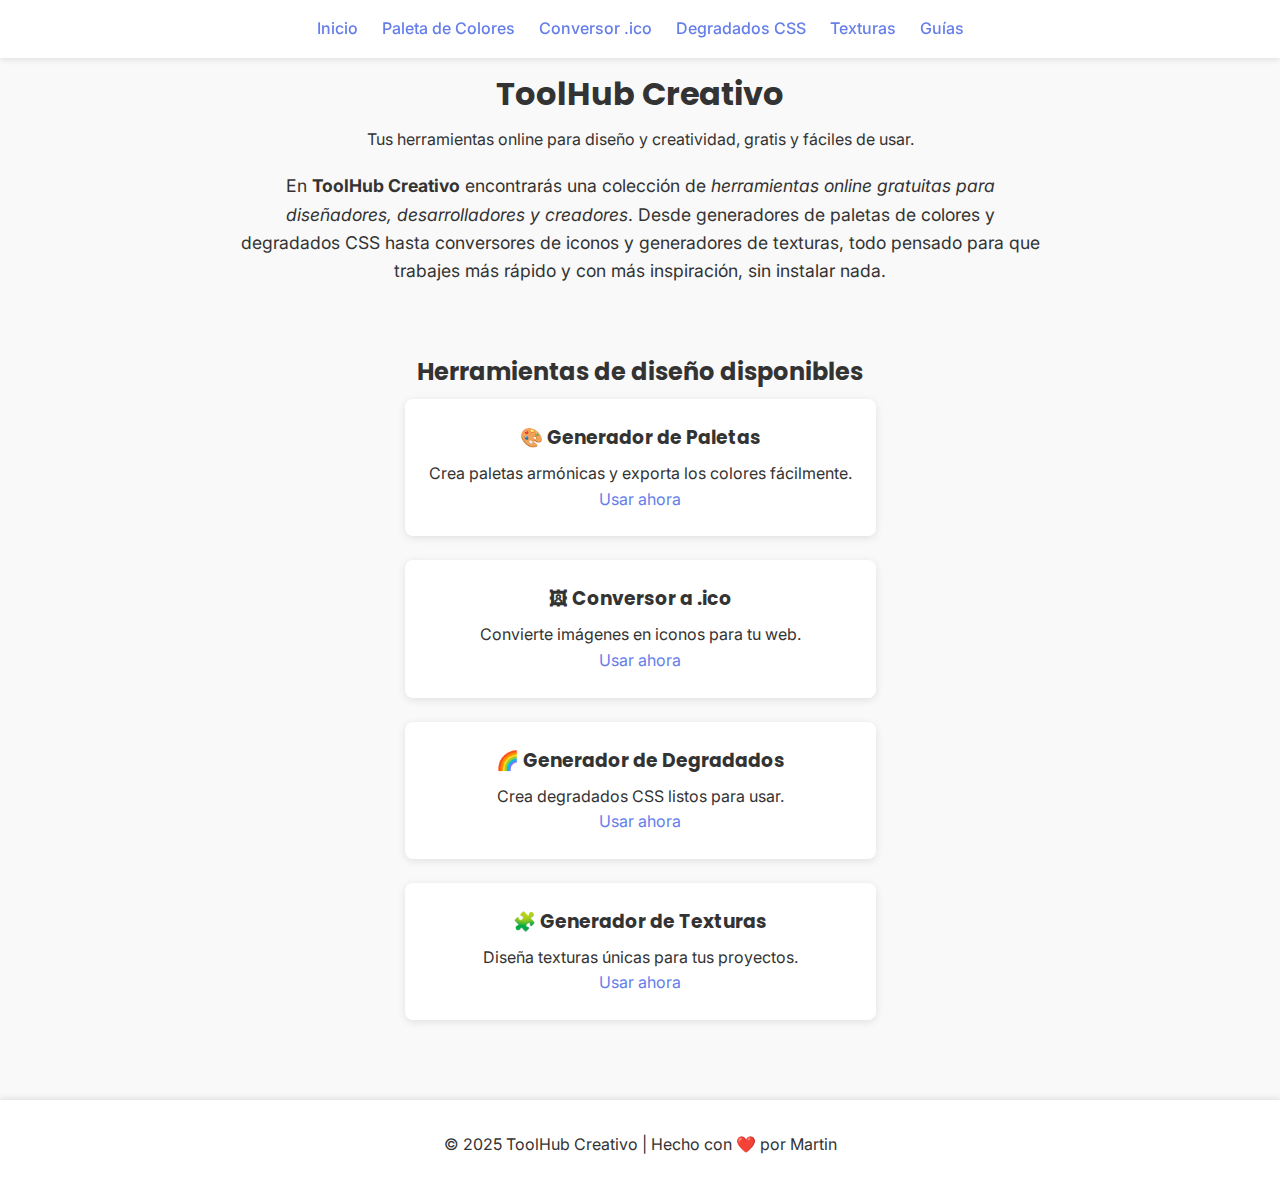
<file: index.html>
<!DOCTYPE html>
<html lang="es">
<head>
    <!-- Configuración básica -->
    <meta charset="UTF-8">
    <meta name="viewport" content="width=device-width, initial-scale=1.0">
    
    <!-- SEO -->
    <title>ToolHub Creativo | Herramientas online gratis para diseñadores</title>
    <meta name="description" content="Herramientas online gratuitas para diseñadores: paletas de colores, conversor a .ico, degradados CSS, texturas y más.">
    <meta name="author" content="Martin Alejandro Sayago">

    <!-- Open Graph (Facebook, WhatsApp, LinkedIn) -->
    <meta property="og:title" content="ToolHub Creativo - Herramientas online para diseñadores">
    <meta property="og:description" content="Generador de paletas, conversor a .ico, degradados CSS, texturas y más. Gratis y online.">
    <meta property="og:image" content="https://tusitio.netlify.app/preview.jpg">
    <meta property="og:url" content="https://tusitio.netlify.app">
    <meta property="og:type" content="website">

    <!-- Twitter Cards -->
    <meta name="twitter:card" content="summary_large_image">
    <meta name="twitter:title" content="ToolHub Creativo - Herramientas online para diseñadores">
    <meta name="twitter:description" content="Generador de paletas, conversor a .ico, degradados CSS, texturas y más. Gratis y online.">
    <meta name="twitter:image" content="https://tusitio.netlify.app/preview.jpg">

    <!-- Icono -->
    <link rel="icon" href="favicon.ico" sizes="32x32" type="image/x-icon">

    <!-- Estilos -->
    <link rel="stylesheet" href="global.css">
    <style>
        .hero {
            text-align: center;
            margin-top: 10px;
        }
        .intro {
            max-width: 800px;
            margin: 20px auto;
            text-align: center;
            line-height: 1.6;
            font-size: 1.1em;
        }
    </style>
</head>
<body>
    <div class="wrapper">
        <header>
            <nav>
                <a href="index.html" title="Volver al inicio">Inicio</a>
                <a href="paleta.html" title="Generador de paletas de colores">Paleta de Colores</a>
                <a href="ico.html" title="Conversor de imágenes a iconos .ico">Conversor .ico</a>
                <a href="degradados.html" title="Generador de degradados CSS">Degradados CSS</a>
                <a href="textura.html" title="Generador de texturas para diseño">Texturas</a>
                <a href="guias.html" title="Guías y tutoriales de diseño">Guías</a>
            </nav>
        </header>

        <!-- Hero -->
        <section class="hero">
            <h1>ToolHub Creativo</h1>
            <p>Tus herramientas online para diseño y creatividad, gratis y fáciles de usar.</p>
        </section>

        <!-- Texto introductorio SEO -->
        <section class="intro">
            <p>En <strong>ToolHub Creativo</strong> encontrarás una colección de <em>herramientas online gratuitas para diseñadores, desarrolladores y creadores</em>. Desde generadores de paletas de colores y degradados CSS hasta conversores de iconos y generadores de texturas, todo pensado para que trabajes más rápido y con más inspiración, sin instalar nada.</p>
        </section>

        <!-- Contenido principal -->
        <main class="container">
            <h2>Herramientas de diseño disponibles</h2>
            <div class="tools-grid">
                <div class="tool-card">
                    <h3>🎨 Generador de Paletas</h3>
                    <p>Crea paletas armónicas y exporta los colores fácilmente.</p>
                    <a href="paleta.html" title="Abrir generador de paletas">Usar ahora</a>
                </div>
                <div class="tool-card">
                    <h3>🖼 Conversor a .ico</h3>
                    <p>Convierte imágenes en iconos para tu web.</p>
                    <a href="ico.html" title="Abrir conversor a iconos">Usar ahora</a>
                </div>
                <div class="tool-card">
                    <h3>🌈 Generador de Degradados</h3>
                    <p>Crea degradados CSS listos para usar.</p>
                    <a href="degradados.html" title="Abrir generador de degradados">Usar ahora</a>
                </div>
                <div class="tool-card">
                    <h3>🧩 Generador de Texturas</h3>
                    <p>Diseña texturas únicas para tus proyectos.</p>
                    <a href="textura.html" title="Abrir generador de texturas">Usar ahora</a>
                </div>
            </div>
        </main>

        <!-- Footer -->
        <footer>
            <p>© 2025 ToolHub Creativo | Hecho con ❤️ por Martin</p>
        </footer>
    </div>
</body>
</html>
</file>
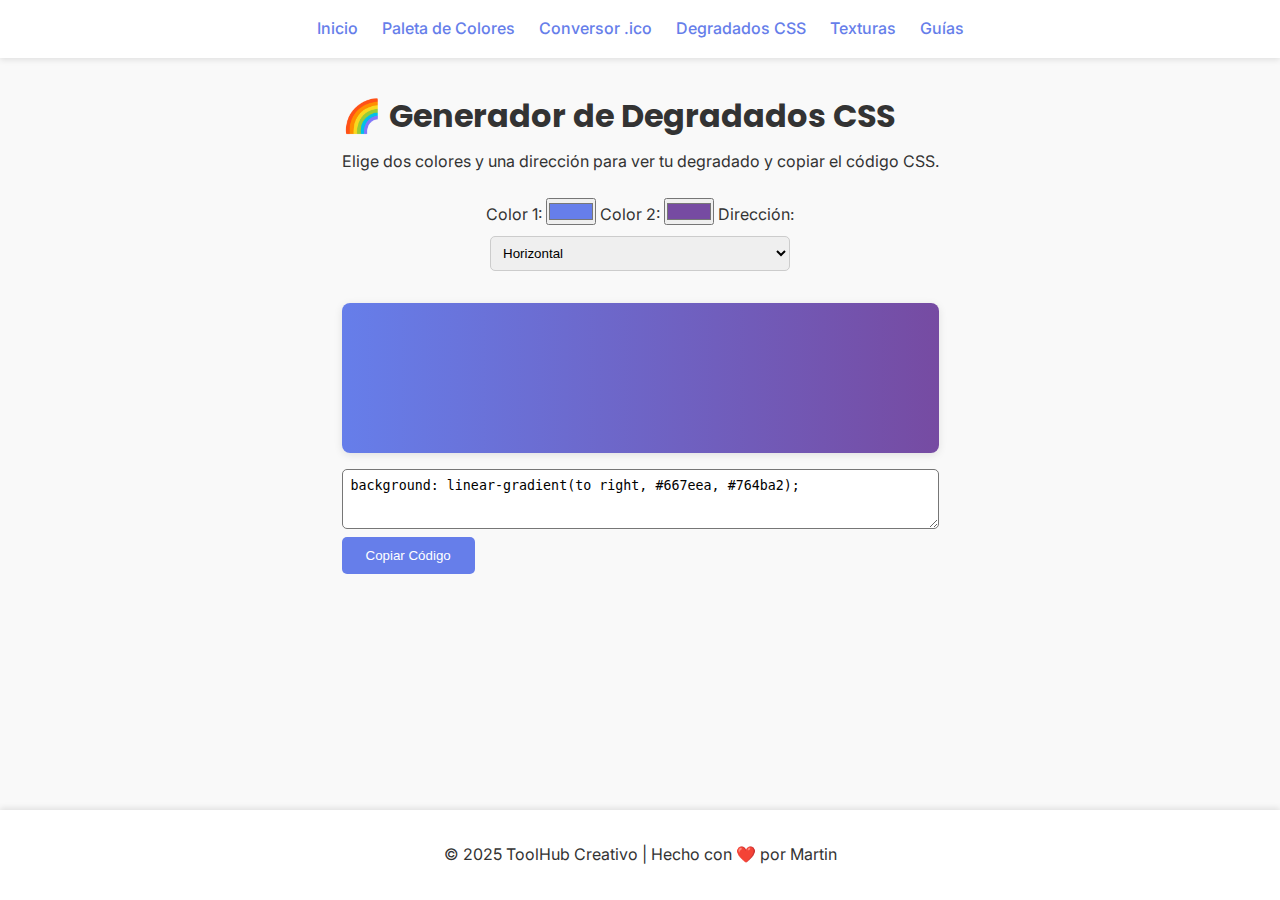
<file: degradados.html>
<!DOCTYPE html>
<html lang="es">
<head>
    <meta charset="UTF-8">
    <meta name="viewport" content="width=device-width, initial-scale=1.0">
    <meta name="description" content="Generador de degradados CSS online gratis. Crea tus degradados y copia el código al instante.">
    <meta name="keywords" content="degradados css, gradient generator, css generator, diseño web, colores">
    <meta name="author" content="Martin Alejandro Sayago">
    <link rel="icon" href="favicon.ico" sizes="32x32" type="image/x-icon">
    <title>Generador de Degradados CSS - ToolHub Creativo</title>
    <link rel="stylesheet" href="global.css">
</head>
<body>
    <div class="wrapper">
    <header>
        <nav>
            <a href="index.html" title="Volver al inicio">Inicio</a>
            <a href="paleta.html" title="Generador de paletas de colores">Paleta de Colores</a>
            <a href="ico.html" title="Conversor de imágenes a iconos .ico">Conversor .ico</a>
            <a href="degradados.html" title="Generador de degradados CSS">Degradados CSS</a>
            <a href="textura.html" title="Generador de texturas para diseño">Texturas</a>
            <a href="guias.html" title="Guías y tutoriales de diseño">Guías</a>
        </nav>
    </header>

    <main class="container">
        <h1>🌈 Generador de Degradados CSS</h1>
        <p style="text-align:center;">Elige dos colores y una dirección para ver tu degradado y copiar el código CSS.</p>

        <div style="text-align:center; margin: 1.5rem 0;">
            <label>Color 1: <input type="color" id="color1" value="#667eea"></label>
            <label>Color 2: <input type="color" id="color2" value="#764ba2"></label>
            <label>Dirección:
                <select id="direction">
                    <option value="to right">Horizontal</option>
                    <option value="to bottom">Vertical</option>
                    <option value="45deg">Diagonal</option>
                </select>
            </label>
        </div>

        <div id="preview" style="height:150px; border-radius:8px; box-shadow:0 2px 8px rgba(0,0,0,0.1); margin-bottom:1rem;"></div>

        <textarea id="cssCode" readonly style="width:100%; height:60px; border-radius:5px; padding:0.5rem;"></textarea>
        <button onclick="copyCode()">Copiar Código</button>
    </main>

    <footer>
        <p>© 2025 ToolHub Creativo | Hecho con ❤️ por Martin</p>
    </footer>

    <script>
        const color1 = document.getElementById('color1');
        const color2 = document.getElementById('color2');
        const direction = document.getElementById('direction');
        const preview = document.getElementById('preview');
        const cssCode = document.getElementById('cssCode');

        function updateGradient() {
            const grad = `linear-gradient(${direction.value}, ${color1.value}, ${color2.value})`;
            preview.style.background = grad;
            cssCode.value = `background: ${grad};`;
        }

        function copyCode() {
            cssCode.select();
            document.execCommand('copy');
            alert('Código CSS copiado al portapapeles!');
        }

        color1.addEventListener('input', updateGradient);
        color2.addEventListener('input', updateGradient);
        direction.addEventListener('change', updateGradient);

        // Generar gradiente inicial
        updateGradient();
    </script>
    </div>
</body>
</html>
</file>
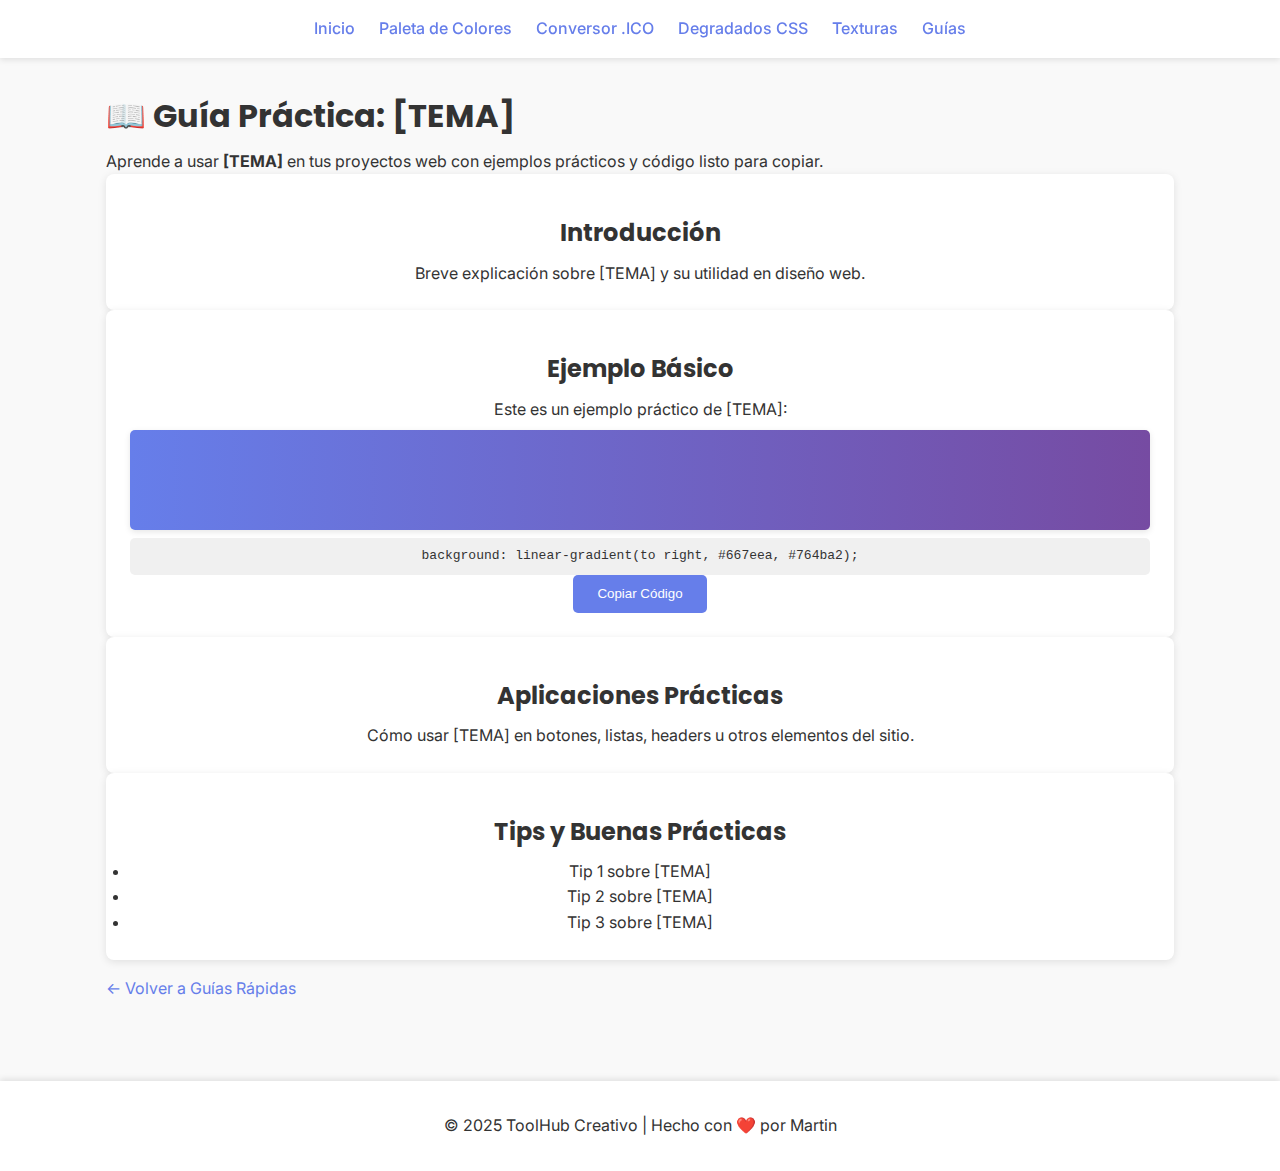
<file: guia-extendida.html>
<!DOCTYPE html>
<html lang="es">
<head>
    <meta charset="UTF-8">
    <meta name="viewport" content="width=device-width, initial-scale=1.0">
    <meta name="description" content="Guía práctica para aprender a usar [TEMA] en diseño web. Ejemplos, tips y código listo.">
    <meta name="keywords" content="[TEMA], tutorial web, css, html, diseño web, ejemplos prácticos">
    <meta name="author" content="Martin">
    <title>Guía de [TEMA] - ToolHub Creativo</title>
    <link rel="stylesheet" href="global.css">
    <style>
        .preview-box {
            height: 100px;
            border-radius: 5px;
            margin: 0.5rem 0;
            box-shadow: 0 2px 6px rgba(0,0,0,0.1);
        }
        pre code {
            display: block;
            background: #f0f0f0;
            padding: 0.5rem;
            border-radius: 5px;
            overflow-x: auto;
        }
    </style>
</head>
<body>
    <header>
        <nav>
            <a href="../index.html">Inicio</a>
            <a href="../paleta.html">Paleta de Colores</a>
            <a href="../ico.html">Conversor .ICO</a>
            <a href="../degradados.html">Degradados CSS</a>
            <a href="../texturas.html">Texturas</a>
            <a href="../guias.html">Guías</a>
        </nav>
    </header>

    <main class="container">
        <h1>📖 Guía Práctica: [TEMA]</h1>
        <p>Aprende a usar <strong>[TEMA]</strong> en tus proyectos web con ejemplos prácticos y código listo para copiar.</p>

        <!-- Sección 1: Introducción -->
        <section class="tool-card">
            <h2>Introducción</h2>
            <p>Breve explicación sobre [TEMA] y su utilidad en diseño web.</p>
        </section>

        <!-- Sección 2: Sintaxis básica / Ejemplo -->
        <section class="tool-card">
            <h2>Ejemplo Básico</h2>
            <p>Este es un ejemplo práctico de [TEMA]:</p>
            <div id="preview" class="preview-box"></div>
            <pre><code id="codeExample">/* Código de ejemplo aquí */</code></pre>
            <button onclick="copyCode('codeExample')">Copiar Código</button>
        </section>

        <!-- Sección 3: Aplicaciones prácticas -->
        <section class="tool-card">
            <h2>Aplicaciones Prácticas</h2>
            <p>Cómo usar [TEMA] en botones, listas, headers u otros elementos del sitio.</p>
        </section>

        <!-- Sección 4: Tips de diseño -->
        <section class="tool-card">
            <h2>Tips y Buenas Prácticas</h2>
            <ul>
                <li>Tip 1 sobre [TEMA]</li>
                <li>Tip 2 sobre [TEMA]</li>
                <li>Tip 3 sobre [TEMA]</li>
            </ul>
        </section>

        <a href="../guias.html" style="display:inline-block; margin-top:1rem;">← Volver a Guías Rápidas</a>
    </main>

    <footer>
        <p>© 2025 ToolHub Creativo | Hecho con ❤️ por Martin</p>
    </footer>

    <script>
        function copyCode(id) {
            const el = document.getElementById(id);
            navigator.clipboard.writeText(el.innerText)
                .then(() => alert('Código copiado al portapapeles!'))
                .catch(() => alert('Error al copiar el código.'));
        }

        // Ejemplo dinámico: preview interactivo
        const preview = document.getElementById('preview');
        preview.style.background = 'linear-gradient(to right, #667eea, #764ba2)';
        document.getElementById('codeExample').innerText = 'background: linear-gradient(to right, #667eea, #764ba2);';
    </script>
</body>
</html>
</file>
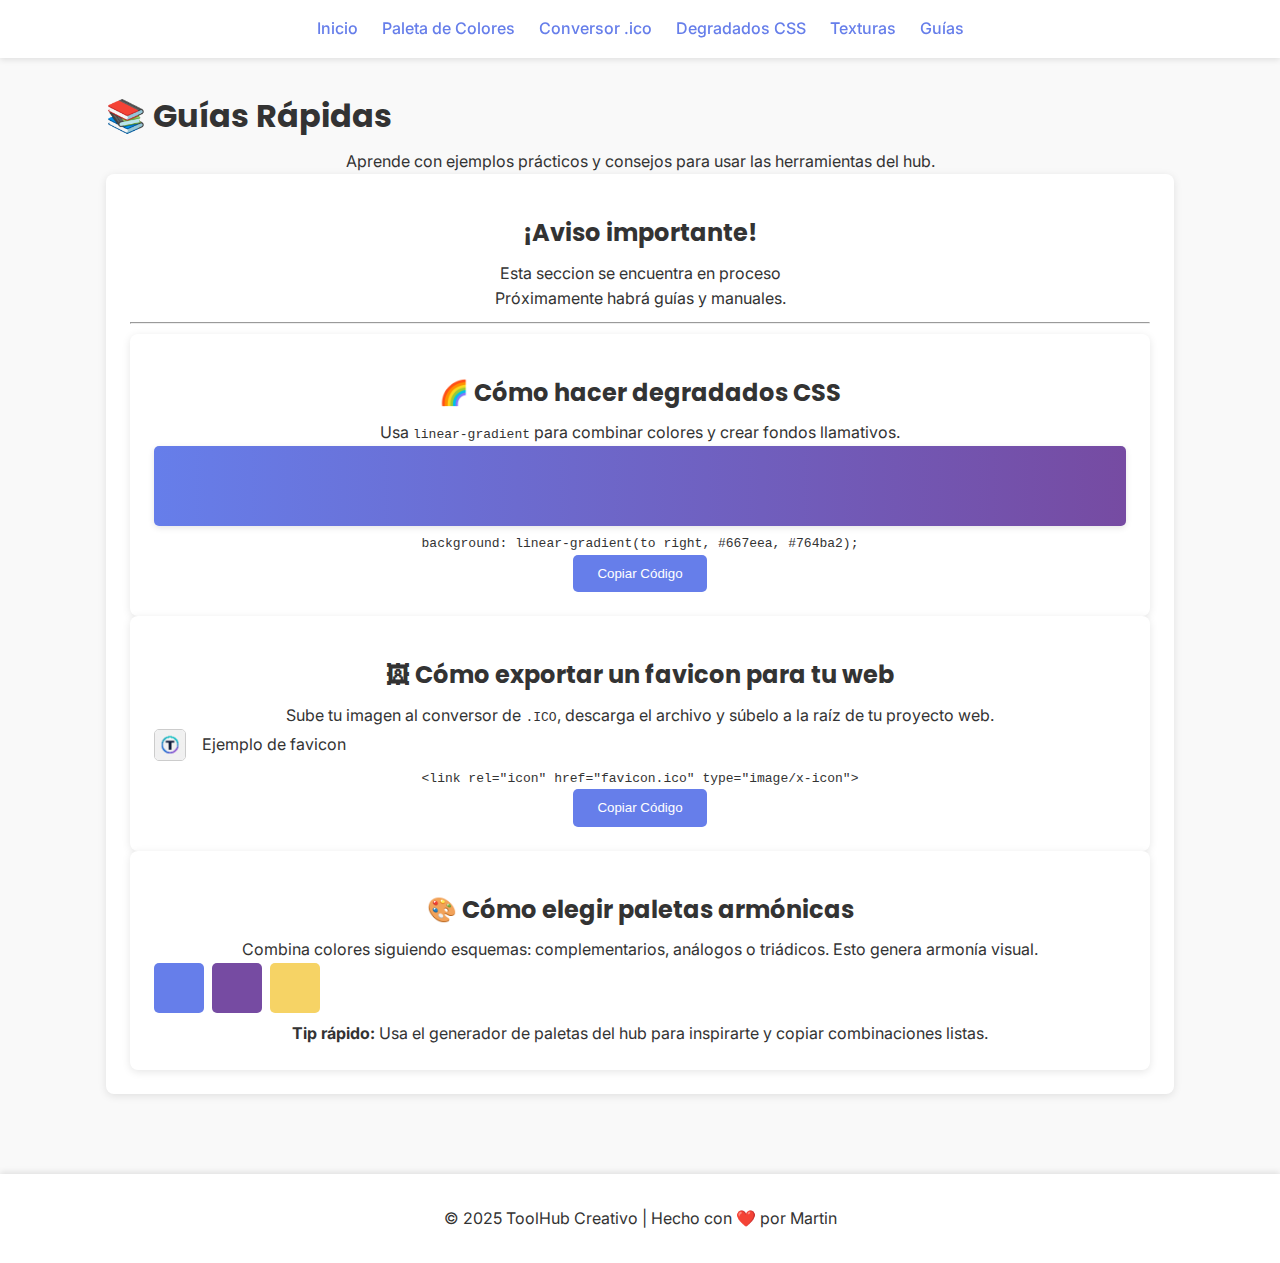
<file: guias.html>
<!DOCTYPE html>
<html lang="es">
<head>
    <meta charset="UTF-8">
    <meta name="viewport" content="width=device-width, initial-scale=1.0">
    <meta name="description" content="Guías rápidas para artistas y diseñadores: degradados CSS, favicons y paletas armónicas">
    <meta name="keywords" content="guías diseño, degradados CSS, favicon, paletas de colores, tutorial rápido">
    <meta name="author" content="Martin Alejandro Sayago">
    <link rel="icon" href="/favicon.ico" sizes="32x32" type="image/x-icon">
    <title>Guías Rápidas - ToolHub Creativo</title>
    <link rel="stylesheet" href="global.css">
    <style>
        hr{
            margin-top: 10px;
            margin-bottom: 10px;
        }
    </style>
</head>
<body>
    <header>
        <nav>
            <a href="index.html" title="Volver al inicio">Inicio</a>
            <a href="paleta.html" title="Generador de paletas de colores">Paleta de Colores</a>
            <a href="ico.html" title="Conversor de imágenes a iconos .ico">Conversor .ico</a>
            <a href="degradados.html" title="Generador de degradados CSS">Degradados CSS</a>
            <a href="textura.html" title="Generador de texturas para diseño">Texturas</a>
            <a href="guias.html" title="Guías y tutoriales de diseño">Guías</a>
        </nav>
    </header>

    <main class="container">
    <h1>📚 Guías Rápidas</h1>
    <p style="text-align:center;">Aprende con ejemplos prácticos y consejos para usar las herramientas del hub.</p>

    <section class="tool-card">
        <h2>¡Aviso importante!</h2>
        <p>Esta seccion se encuentra en proceso</p>
        <p>Próximamente habrá guías y manuales.</p>
        
        <hr>

    <!-- Guía 1: Degradados CSS -->
    <section class="tool-card">
        <h2>🌈 Cómo hacer degradados CSS</h2>
        <p>Usa <code>linear-gradient</code> para combinar colores y crear fondos llamativos.</p>
        
        <!-- Mini preview -->
        <div id="gradPreview" style="height:80px; border-radius:5px; margin-bottom:0.5rem; box-shadow:0 2px 6px rgba(0,0,0,0.1); background: linear-gradient(to right, #667eea, #764ba2);"></div>
        
        <pre><code id="gradCode">background: linear-gradient(to right, #667eea, #764ba2);</code></pre>
        <button onclick="copyText('gradCode')">Copiar Código</button>
    </section>

    <!-- Guía 2: Exportar favicon -->
    <section class="tool-card">
        <h2>🖼 Cómo exportar un favicon para tu web</h2>
        <p>Sube tu imagen al conversor de <code>.ICO</code>, descarga el archivo y súbelo a la raíz de tu proyecto web.</p>
        
        <!-- Mini preview -->
        <div style="display:flex; align-items:center; gap:1rem; margin-bottom:0.5rem;">
            <img src="favicon-example.png" alt="Favicon ejemplo" style="width:32px; height:32px; border:1px solid #ccc; border-radius:5px;">
            <span>Ejemplo de favicon</span>
        </div>
        
        <pre><code id="faviconCode">&lt;link rel="icon" href="favicon.ico" type="image/x-icon"&gt;</code></pre>
        <button onclick="copyText('faviconCode')">Copiar Código</button>
    </section>

    <!-- Guía 3: Paletas armónicas -->
    <section class="tool-card">
        <h2>🎨 Cómo elegir paletas armónicas</h2>
        <p>Combina colores siguiendo esquemas: complementarios, análogos o triádicos. Esto genera armonía visual.</p>
        
        <!-- Mini preview -->
        <div style="display:flex; gap:0.5rem; margin-bottom:0.5rem;">
            <div style="background:#667eea; width:50px; height:50px; border-radius:5px;"></div>
            <div style="background:#764ba2; width:50px; height:50px; border-radius:5px;"></div>
            <div style="background:#f6d365; width:50px; height:50px; border-radius:5px;"></div>
        </div>
        
        <p><strong>Tip rápido:</strong> Usa el generador de paletas del hub para inspirarte y copiar combinaciones listas.</p>
    </section>
</main>

<script>
function copyText(id) {
    const el = document.getElementById(id);
    navigator.clipboard.writeText(el.innerText)
        .then(() => alert('Código copiado al portapapeles!'))
        .catch(() => alert('Error al copiar el código.'));
}
</script>


    <footer>
        <p>© 2025 ToolHub Creativo | Hecho con ❤️ por Martin</p>
    </footer>
</body>
</html>
</file>
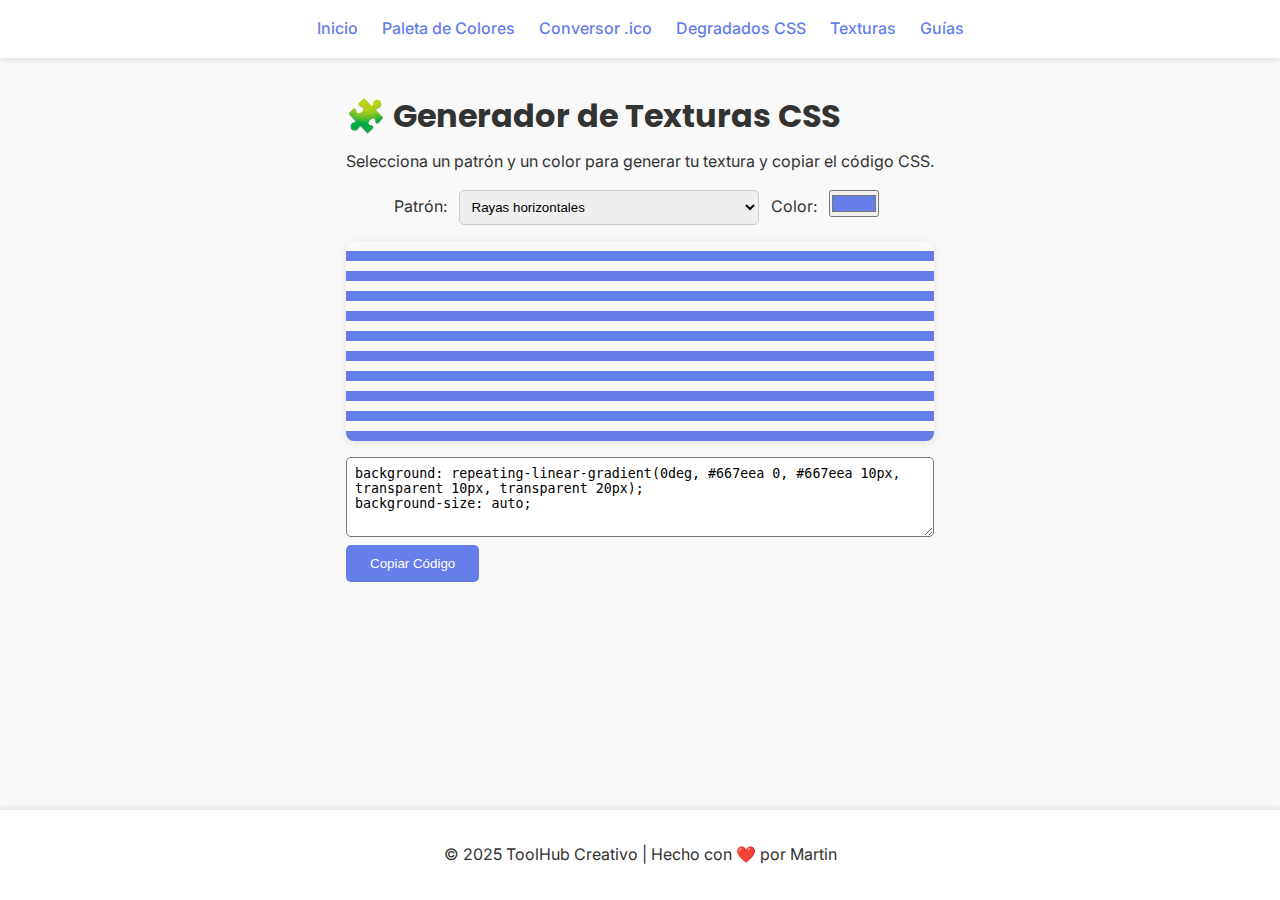
<file: textura.html>
<!DOCTYPE html>
<html lang="es">
<head>
    <meta charset="UTF-8">
    <meta name="viewport" content="width=device-width, initial-scale=1.0">
    <meta name="description" content="Generador de texturas CSS online. Crea patrones para fondos y copia el código listo.">
    <meta name="keywords" content="texturas css, background patterns, diseño web, generador de texturas, artistas, diseño gráfico">
    <meta name="author" content="Martin Alejandro Sayago">
    <link rel="icon" href="favicon.ico" sizes="32x32" type="image/x-icon">
    <title>Generador de Texturas CSS - ToolHub Creativo</title>
    <link rel="stylesheet" href="global.css">
    <style>
        #preview {
            height: 200px;
            border-radius: 8px;
            box-shadow: 0 2px 8px rgba(0,0,0,0.1);
            margin-bottom: 1rem;
        }
        select, input[type="color"] {
            margin: 0 0.5rem;
        }
    </style>
</head>
<body>
    <div class="wrapper">
    <header>
        <nav>
            <a href="index.html" title="Volver al inicio">Inicio</a>
            <a href="paleta.html" title="Generador de paletas de colores">Paleta de Colores</a>
            <a href="ico.html" title="Conversor de imágenes a iconos .ico">Conversor .ico</a>
            <a href="degradados.html" title="Generador de degradados CSS">Degradados CSS</a>
            <a href="textura.html" title="Generador de texturas para diseño">Texturas</a>
            <a href="guias.html" title="Guías y tutoriales de diseño">Guías</a>
        </nav>
    </header>

    <main class="container">
        <h1>🧩 Generador de Texturas CSS</h1>
        <p style="text-align:center;">Selecciona un patrón y un color para generar tu textura y copiar el código CSS.</p>

        <div style="text-align:center; margin: 1rem 0;">
            <label>Patrón:
                <select id="pattern">
                    <option value="stripes">Rayas horizontales</option>
                    <option value="dots">Puntos</option>
                    <option value="diagonal">Líneas diagonales</option>
                </select>
            </label>
            <label>Color: <input type="color" id="color" value="#667eea"></label>
        </div>

        <div id="preview"></div>
        <textarea id="cssCode" readonly style="width:100%; height:80px; border-radius:5px; padding:0.5rem;"></textarea>
        <button onclick="copyCode()">Copiar Código</button>
    </main>

    <footer>
        <p>© 2025 ToolHub Creativo | Hecho con ❤️ por Martin</p>
    </footer>

    <script>
        const patternSelect = document.getElementById('pattern');
        const colorInput = document.getElementById('color');
        const preview = document.getElementById('preview');
        const cssCode = document.getElementById('cssCode');

        function updateTexture() {
    const color = colorInput.value;
    let css = '';
    let bgSize = '';

    switch(patternSelect.value) {
        case 'stripes':
            css = `repeating-linear-gradient(0deg, ${color} 0, ${color} 10px, transparent 10px, transparent 20px)`;
            bgSize = 'auto';
            break;
        case 'dots':
            css = `radial-gradient(${color} 10%, transparent 10%)`;
            bgSize = '20px 20px';
            break;
        case 'diagonal':
            css = `repeating-linear-gradient(45deg, ${color} 0, ${color} 5px, transparent 5px, transparent 15px)`;
            bgSize = 'auto';
            break;
    }

    preview.style.background = css;
    preview.style.backgroundSize = bgSize; // Esto hace que los puntos se repitan correctamente
    cssCode.value = `background: ${css};\nbackground-size: ${bgSize};`;
}


        function copyCode() {
            cssCode.select();
            document.execCommand('copy');
            alert('Código CSS copiado al portapapeles!');
        }

        patternSelect.addEventListener('change', updateTexture);
        colorInput.addEventListener('input', updateTexture);

        // Generar textura inicial
        updateTexture();
    </script>
    </div>
</body>
</html>
</file>
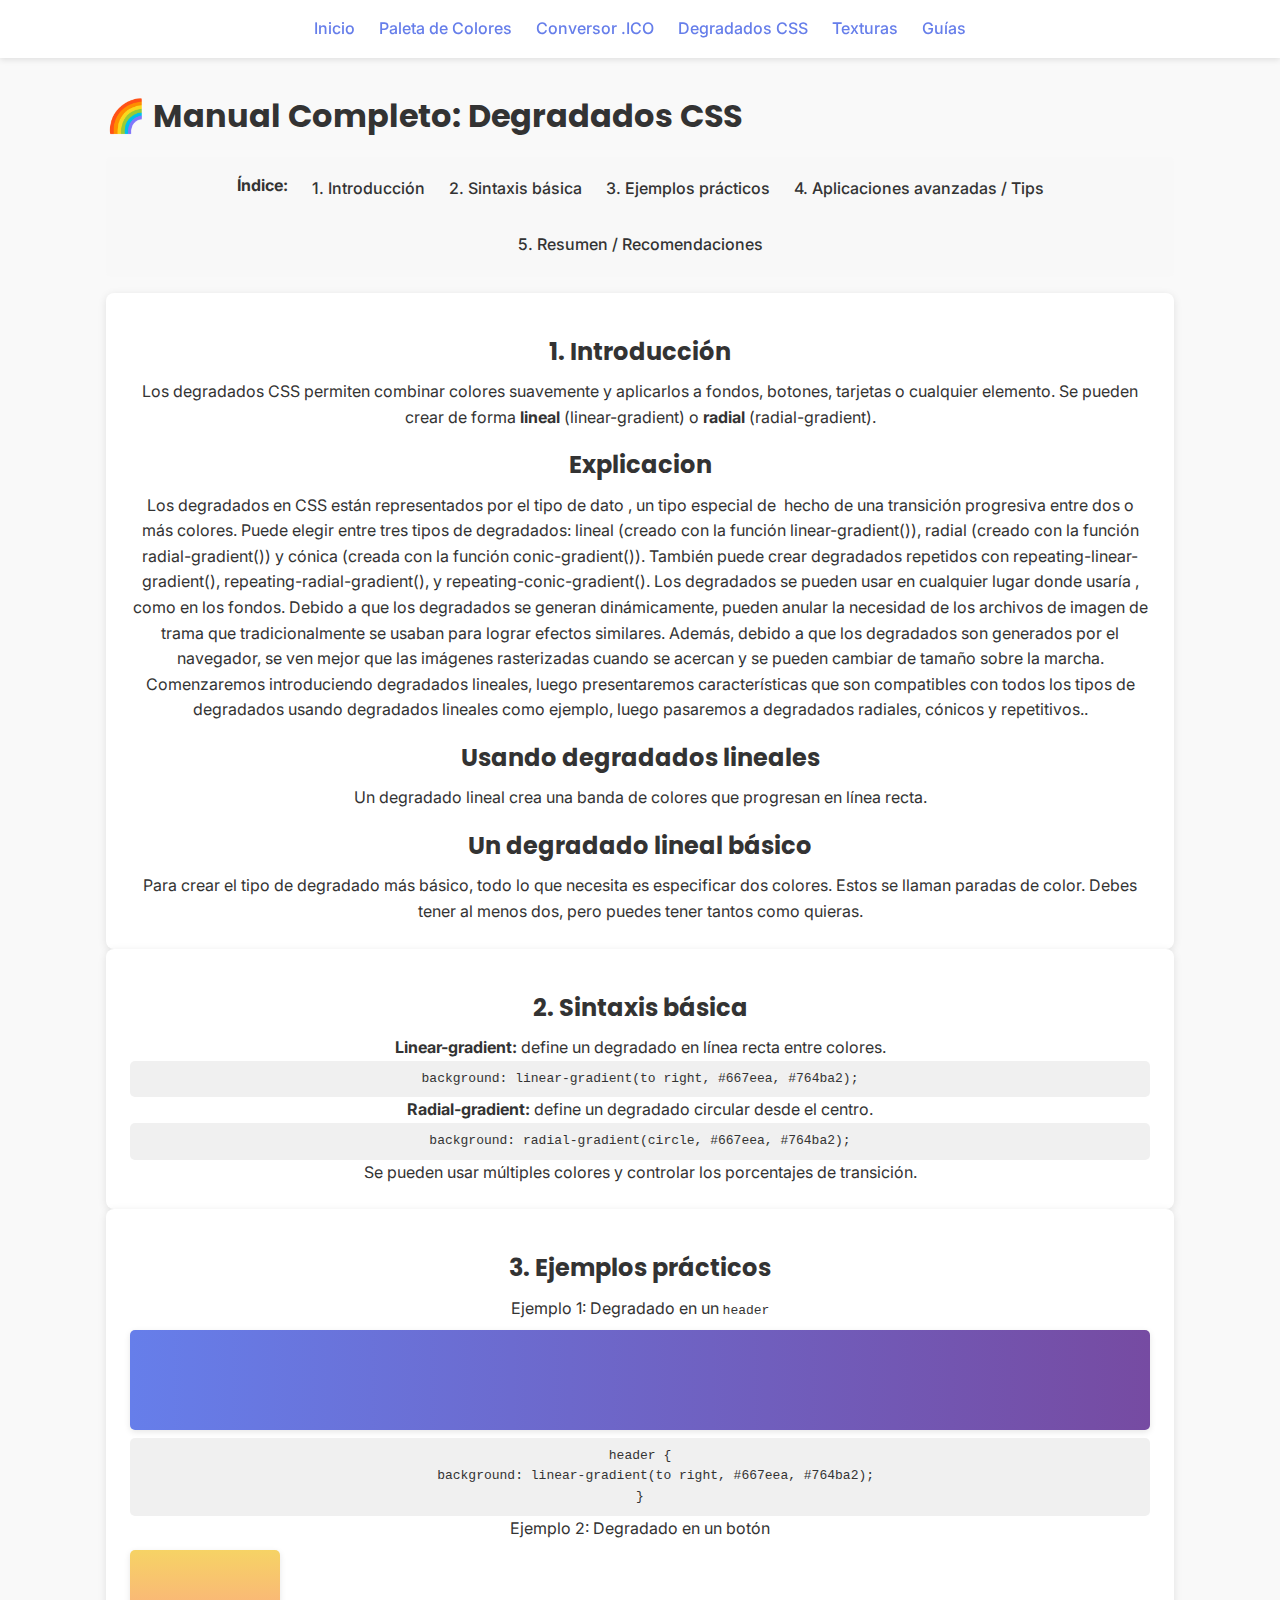
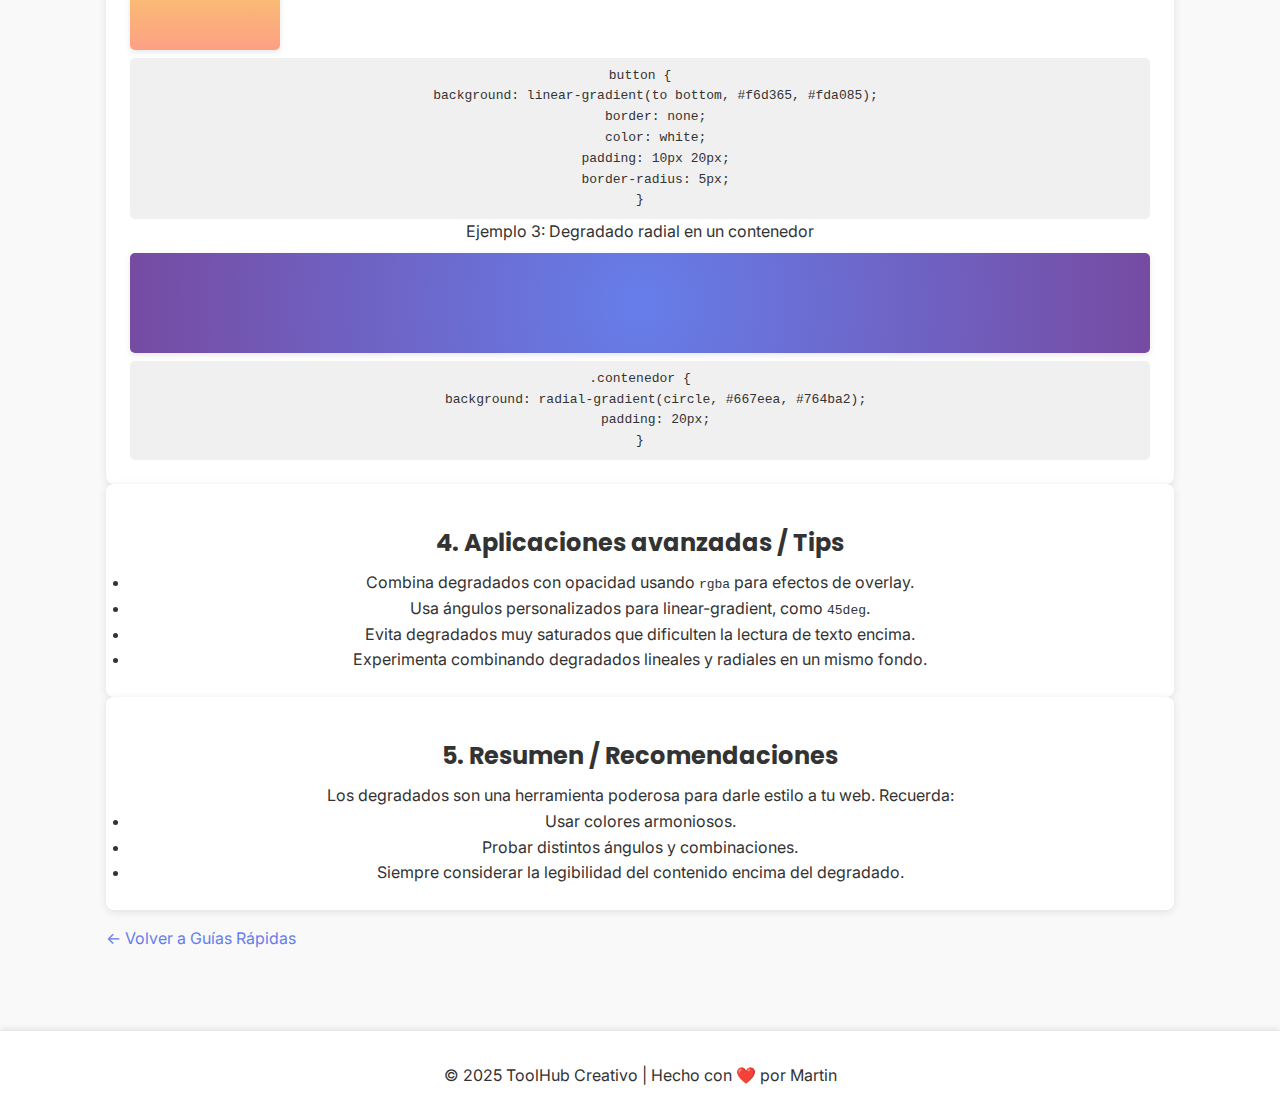
<file: guias/degradados.html>
<!DOCTYPE html>
<html lang="es">
<head>
    <meta charset="UTF-8">
    <meta name="viewport" content="width=device-width, initial-scale=1.0">
    <meta name="description" content="Manual completo de degradados CSS: teoría, ejemplos prácticos y tips de diseño web.">
    <meta name="keywords" content="degradados css, linear-gradient, radial-gradient, manual, tutorial, diseño web">
    <meta name="author" content="Martin">
    <title>Manual de Degradados CSS - ToolHub Creativo</title>
    <link rel="stylesheet" href="../global.css">
    <style>
        .preview-box {
            height: 100px;
            border-radius: 5px;
            margin: 0.5rem 0;
            box-shadow: 0 2px 6px rgba(0,0,0,0.1);
        }
        pre code {
            display: block;
            background: #f0f0f0;
            padding: 0.5rem;
            border-radius: 5px;
            overflow-x: auto;
        }
        nav.manual-nav {
            margin: 1rem 0;
            padding: 1rem;
            background: #f8f8f8;
            border-radius: 5px;
        }
        nav.manual-nav a {
            display: block;
            margin: 0.2rem 0;
            color: #333;
            text-decoration: none;
        }
    </style>
</head>
<body>
    <header>
        <nav>
            <a href="../index.html">Inicio</a>
            <a href="../paleta.html">Paleta de Colores</a>
            <a href="../ico.html">Conversor .ICO</a>
            <a href="../degradados.html">Degradados CSS</a>
            <a href="../texturas.html">Texturas</a>
            <a href="../guias.html">Guías</a>
        </nav>
    </header>

    <main class="container">
        <h1>🌈 Manual Completo: Degradados CSS</h1>

        <!-- Índice -->
        <nav class="manual-nav">
            <strong>Índice:</strong>
            <a href="#introduccion">1. Introducción</a>
            <a href="#sintaxis">2. Sintaxis básica</a>
            <a href="#ejemplos">3. Ejemplos prácticos</a>
            <a href="#avanzado">4. Aplicaciones avanzadas / Tips</a>
            <a href="#resumen">5. Resumen / Recomendaciones</a>
        </nav>

        <!-- Sección 1: Introducción -->
        <section id="introduccion" class="tool-card">
            <h2>1. Introducción</h2>
            <p>Los degradados CSS permiten combinar colores suavemente y aplicarlos a fondos, botones, tarjetas o cualquier elemento. Se pueden crear de forma <strong>lineal</strong> (linear-gradient) o <strong>radial</strong> (radial-gradient).</p>
            <h2>Explicacion</h2>
            Los degradados en CSS están representados por el tipo de dato <gradient>, un tipo especial de <image> hecho de una transición progresiva entre dos o más colores. Puede elegir entre tres tipos de degradados: lineal (creado con la función linear-gradient()), radial (creado con la función radial-gradient()) y cónica (creada con la función conic-gradient()). También puede crear degradados repetidos con repeating-linear-gradient(), repeating-radial-gradient(), y repeating-conic-gradient().

Los degradados se pueden usar en cualquier lugar donde usaría <image>, como en los fondos. Debido a que los degradados se generan dinámicamente, pueden anular la necesidad de los archivos de imagen de trama que tradicionalmente se usaban para lograr efectos similares. Además, debido a que los degradados son generados por el navegador, se ven mejor que las imágenes rasterizadas cuando se acercan y se pueden cambiar de tamaño sobre la marcha.

Comenzaremos introduciendo degradados lineales, luego presentaremos características que son compatibles con todos los tipos de degradados usando degradados lineales como ejemplo, luego pasaremos a degradados radiales, cónicos y repetitivos..

<h2>Usando degradados lineales</h2>
Un degradado lineal crea una banda de colores que progresan en línea recta.

<h2>Un degradado lineal básico</h2>
Para crear el tipo de degradado más básico, todo lo que necesita es especificar dos colores. Estos se llaman paradas de color. Debes tener al menos dos, pero puedes tener tantos como quieras.
        </section>

        <!-- Sección 2: Sintaxis básica -->
        <section id="sintaxis" class="tool-card">
            <h2>2. Sintaxis básica</h2>
            <p><strong>Linear-gradient:</strong> define un degradado en línea recta entre colores.</p>
            <pre><code>background: linear-gradient(to right, #667eea, #764ba2);</code></pre>
            <p><strong>Radial-gradient:</strong> define un degradado circular desde el centro.</p>
            <pre><code>background: radial-gradient(circle, #667eea, #764ba2);</code></pre>
            <p>Se pueden usar múltiples colores y controlar los porcentajes de transición.</p>
        </section>

        <!-- Sección 3: Ejemplos prácticos -->
        <section id="ejemplos" class="tool-card">
            <h2>3. Ejemplos prácticos</h2>
            
            <p>Ejemplo 1: Degradado en un <code>header</code></p>
            <div class="preview-box" style="background: linear-gradient(to right, #667eea, #764ba2);"></div>
            <pre><code>header {
    background: linear-gradient(to right, #667eea, #764ba2);
}</code></pre>

            <p>Ejemplo 2: Degradado en un botón</p>
            <div class="preview-box" style="background: linear-gradient(to bottom, #f6d365, #fda085); width:150px;"></div>
            <pre><code>button {
    background: linear-gradient(to bottom, #f6d365, #fda085);
    border: none;
    color: white;
    padding: 10px 20px;
    border-radius: 5px;
}</code></pre>

            <p>Ejemplo 3: Degradado radial en un contenedor</p>
            <div class="preview-box" style="background: radial-gradient(circle, #667eea, #764ba2);"></div>
            <pre><code>.contenedor {
    background: radial-gradient(circle, #667eea, #764ba2);
    padding: 20px;
}</code></pre>
        </section>

        <!-- Sección 4: Aplicaciones avanzadas / Tips -->
        <section id="avanzado" class="tool-card">
            <h2>4. Aplicaciones avanzadas / Tips</h2>
            <ul>
                <li>Combina degradados con opacidad usando <code>rgba</code> para efectos de overlay.</li>
                <li>Usa ángulos personalizados para linear-gradient, como <code>45deg</code>.</li>
                <li>Evita degradados muy saturados que dificulten la lectura de texto encima.</li>
                <li>Experimenta combinando degradados lineales y radiales en un mismo fondo.</li>
            </ul>
        </section>

        <!-- Sección 5: Resumen / Recomendaciones -->
        <section id="resumen" class="tool-card">
            <h2>5. Resumen / Recomendaciones</h2>
            <p>Los degradados son una herramienta poderosa para darle estilo a tu web. Recuerda:</p>
            <ul>
                <li>Usar colores armoniosos.</li>
                <li>Probar distintos ángulos y combinaciones.</li>
                <li>Siempre considerar la legibilidad del contenido encima del degradado.</li>
            </ul>
        </section>

        <a href="../guias.html" style="display:inline-block; margin-top:1rem;">← Volver a Guías Rápidas</a>
    </main>

    <footer>
        <p>© 2025 ToolHub Creativo | Hecho con ❤️ por Martin</p>
    </footer>
</body>
</html>
</file>
<file: global.css>
/* Import Google Fonts */
@import url('https://fonts.googleapis.com/css2?family=Inter:wght@400;500&family=Poppins:wght@600&display=swap');

/* Variables de colores */
:root {
    --bg: #f9f9f9;
    --bg-alt: #ffffff;
    --text: #333333;
    --accent: #667eea;
    --accent-hover: #556cd6;
    --shadow: rgba(0,0,0,0.1);
}

/* Modo oscuro automático */
@media (prefers-color-scheme: dark) {
    :root {
        --bg: #121212;
        --bg-alt: #1e1e1e;
        --text: #f0f0f0;
        --accent: #7c5aff;
        --accent-hover: #6939e0;
        --shadow: rgba(0,0,0,0.6);
    }
}

/* Reset básico */
* {
    margin: 0;
    padding: 0;
    box-sizing: border-box;
}
.wrapper {
    display: flex;
    flex-direction: column; /* Header, Main, Footer en columna */
    min-height: 100vh;      /* ocupa toda la altura de la ventana */
}
main {
    flex: 1;
}

body {
    font-family: 'Inter', sans-serif;
    background-color: var(--bg);
    color: var(--text);
    line-height: 1.6;
}

h1, h2, h3 {
    font-family: 'Poppins', sans-serif;
    margin-bottom: 0.5rem;
    color: var(--text);
}
h2{
    margin-top: 1rem;
    text-align: center;
}
a {
    text-decoration: none;
    color: var(--accent);
    transition: color 0.3s;
}
a:hover {
    color: var(--accent-hover);
}

/* Barra de navegación */
header {
    background: var(--bg-alt);
    padding: 1rem 2rem;
    box-shadow: 0 2px 6px var(--shadow);
    position: sticky;
    top: 0;
    z-index: 1000;
}
nav {
    display: flex;
    gap: 1.5rem;
    justify-content: center;
    flex-wrap: wrap;
}
nav a {
    font-weight: 500;
}

/* Contenedores generales */
.container {
    max-width: 1100px;
    margin: auto;
    padding: 2rem 1rem;
}

/* Tarjetas de herramientas */
.tool-card {
    background: var(--bg-alt);
    padding: 1.5rem;
    border-radius: 8px;
    box-shadow: 0 2px 8px var(--shadow);
    text-align: center;
    transition: transform 0.3s, box-shadow 0.3s;
}
.tool-card:hover {
    transform: translateY(-5px);
    box-shadow: 0 6px 12px var(--shadow);
}

/* Botones */
button {
    padding: 0.7rem 1.5rem;
    background: var(--accent);
    color: white;
    border: none;
    border-radius: 5px;
    font-weight: 500;
    cursor: pointer;
    transition: background 0.3s;
}
button:hover {
    background: var(--accent-hover);
}

/* Inputs */
input[type="file"], input[type="text"], select {
    padding: 0.5rem;
    border: 1px solid #ccc;
    border-radius: 5px;
    width: 100%;
    max-width: 300px;
    margin: 0.5rem 0;
}

/* Grid de herramientas */
.tools-grid {
    display: grid;
    grid-template-columns: repeat(auto-fit, minmax(250px, 1fr));
    gap: 1.5rem;
}

/* Footer */
footer {
    text-align: center;
    padding: 2rem;
    background: var(--bg-alt);
    color: var(--text);
    margin-top: 3rem;
    box-shadow: 0 -2px 6px var(--shadow);
    position: fixed 0;
}
</file>
